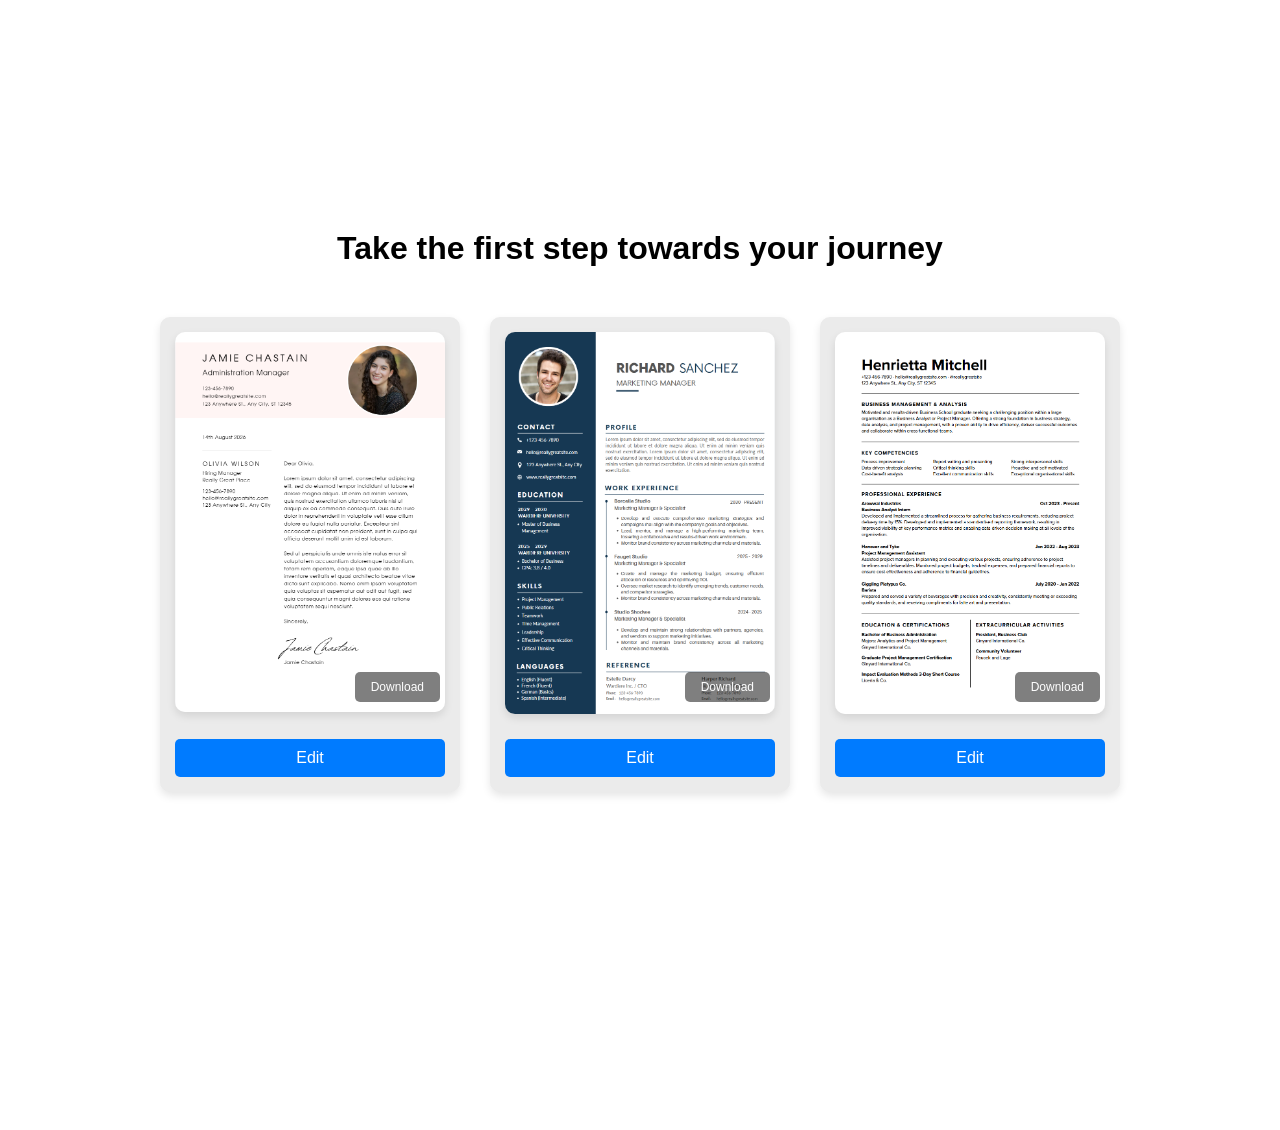
<file: build-resume.html>
<!DOCTYPE html>
<html lang="en">
  <head>
    <meta charset="UTF-8" />
    <meta name="viewport" content="width=device-width, initial-scale=1.0" />
    <title>Resume Selector</title>
    <style>
      /* Basic reset */
      * {
        margin: 0;
        padding: 0;
        box-sizing: border-box;
      }

      /* Centering the entire page content */
      body {
        min-height: 100vh;
        background-repeat: no-repeat;
            background-size:cover;
            background-image: url(https://images.unsplash.com/photo-1604856420566-576ba98b53cd?q=80&w=3270&auto=format&fit=crop&ixlib=rb-4.0.3&ixid=M3wxMjA3fDB8MHxwaG90by1wYWdlfHx8fGVufDB8fHx8fA%3D%3D);
        font-family: Arial, sans-serif;
        background-attachment: fixed;
      }

      h1 {
        text-align: center;
        margin: 80px;
        color: black;
        margin-top: 230px;
        margin-bottom: 0px;
      }

      /* Container holding the images and buttons */
      .resume-selector {
        display: flex;
        justify-content: center;
        gap: 30px;
        margin-top: 0px;
        flex-wrap: wrap; /* Allows wrapping for responsiveness */
        padding-top: 50px;
      }

      /* Individual resume box with background */
      .resume-box {
        background-color: #ebebeb; /* Light grey background for visibility */
        display: flex;
        flex-direction: column;
        justify-content: space-between;
        position: relative;
        padding: 15px;
        border-radius: 10px;
        box-shadow: 0 4px 8px rgba(0, 0, 0, 0.1);
        width: 300px; /* Fixed width */
        transition: transform 0.3s ease;
      }

      /* Hover effect for resume boxes */
      .resume-box:hover {
        transform: scale(1.2); /* Slight zoom on hover */
        background-color: #608bc1;
      }

      /* Styling the images */
      .resume-box img {
        width: 100%;
        margin-bottom: 15px;
        object-fit: cover;
        border-radius: 10px;
        box-shadow: 0 4px 8px rgba(0, 0, 0, 0.1);
        transition: box-shadow 0.3s ease;
      }

      /* Add a shadow effect on hover */
      .resume-box img:hover {
        box-shadow: 0 8px 16px rgba(0, 0, 0, 0.2);
      }

      /* Resume type button */
      .resume-box button {
        padding: 10px 20px;
        background-color: #007bff;
        color: white;
        border: none;
        border-radius: 5px;
        cursor: pointer;
        font-size: 16px;
        transition: background-color 0.3s ease;
        margin-top: 10px;
      }

      /* Button hover effect */
      .resume-box button:hover {
        background-color: #0056b3;
      }

      /* Download Button positioned in bottom-right corner */
      .download-btn {
        position: absolute;
        bottom: 90px;
        right: 20px;
        font-size: 12px;
        background-color: rgba(0, 0, 0, 0.5);
        color: white;
        padding: 8px 16px;
        border-radius: 5px;
        text-decoration: none;
        text-align: center;
        display: block;
      }

      .download-btn i {
        margin-right: 5px;
      }

      /* Responsive layout: stack resume boxes vertically on smaller screens */
      @media (max-width: 768px) {
        .resume-selector {
          flex-direction: column;
          align-items: center;
          gap: 20px;
        }

        h1 {
          font-size: 30px;
          margin: 40px 0px;
        }
      }
    </style>
  </head>
  <body>
    <h1>Take the first step towards your journey</h1>
    <div class="resume-selector">
      <!-- Resume 1 -->
      <div class="resume-box">
        <img src="Screenshot%202024-10-24%20193824.png" alt="Resume 1" />
        <button onclick="window.location.href='https://www.canva.com/design/DAGUfl0Ke1k/EYq6jIAHnJbG60WIlNnopQ/edit'">Edit</button>
        <a href="Screenshot%202024-10-24%20193824.png" download class="download-btn">
        Download
        </a>
      </div>

      <!-- Resume 2 -->
      <div class="resume-box">
        <img src="Screenshot%202024-10-24%20193758.png" alt="Resume 2" />
        <button onclick="window.location.href='https://www.canva.com/design/DAGUfpcokY8/fL-fGBEVrXFLJzJgG2OsXA/edit'">Edit</button>
        <a href="Screenshot%202024-10-24%20193758.png" download class="download-btn">
        Download
        </a>
      </div>

      <!-- Resume 3 -->
      <div class="resume-box">
        <img src="Screenshot%202024-10-24%20193723.png" alt="Resume 3" />
        <button onclick="window.location.href='https://www.canva.com/design/DAGUfozN3D0/ZxhRtOFeCPoku8RbfSGUCQ/edit'">Edit</button>
        <a href="Screenshot%202024-10-24%20193723.png" download class="download-btn">
        Download
        </a>
      </div>
    </div>
  </body>
</html>
</file>
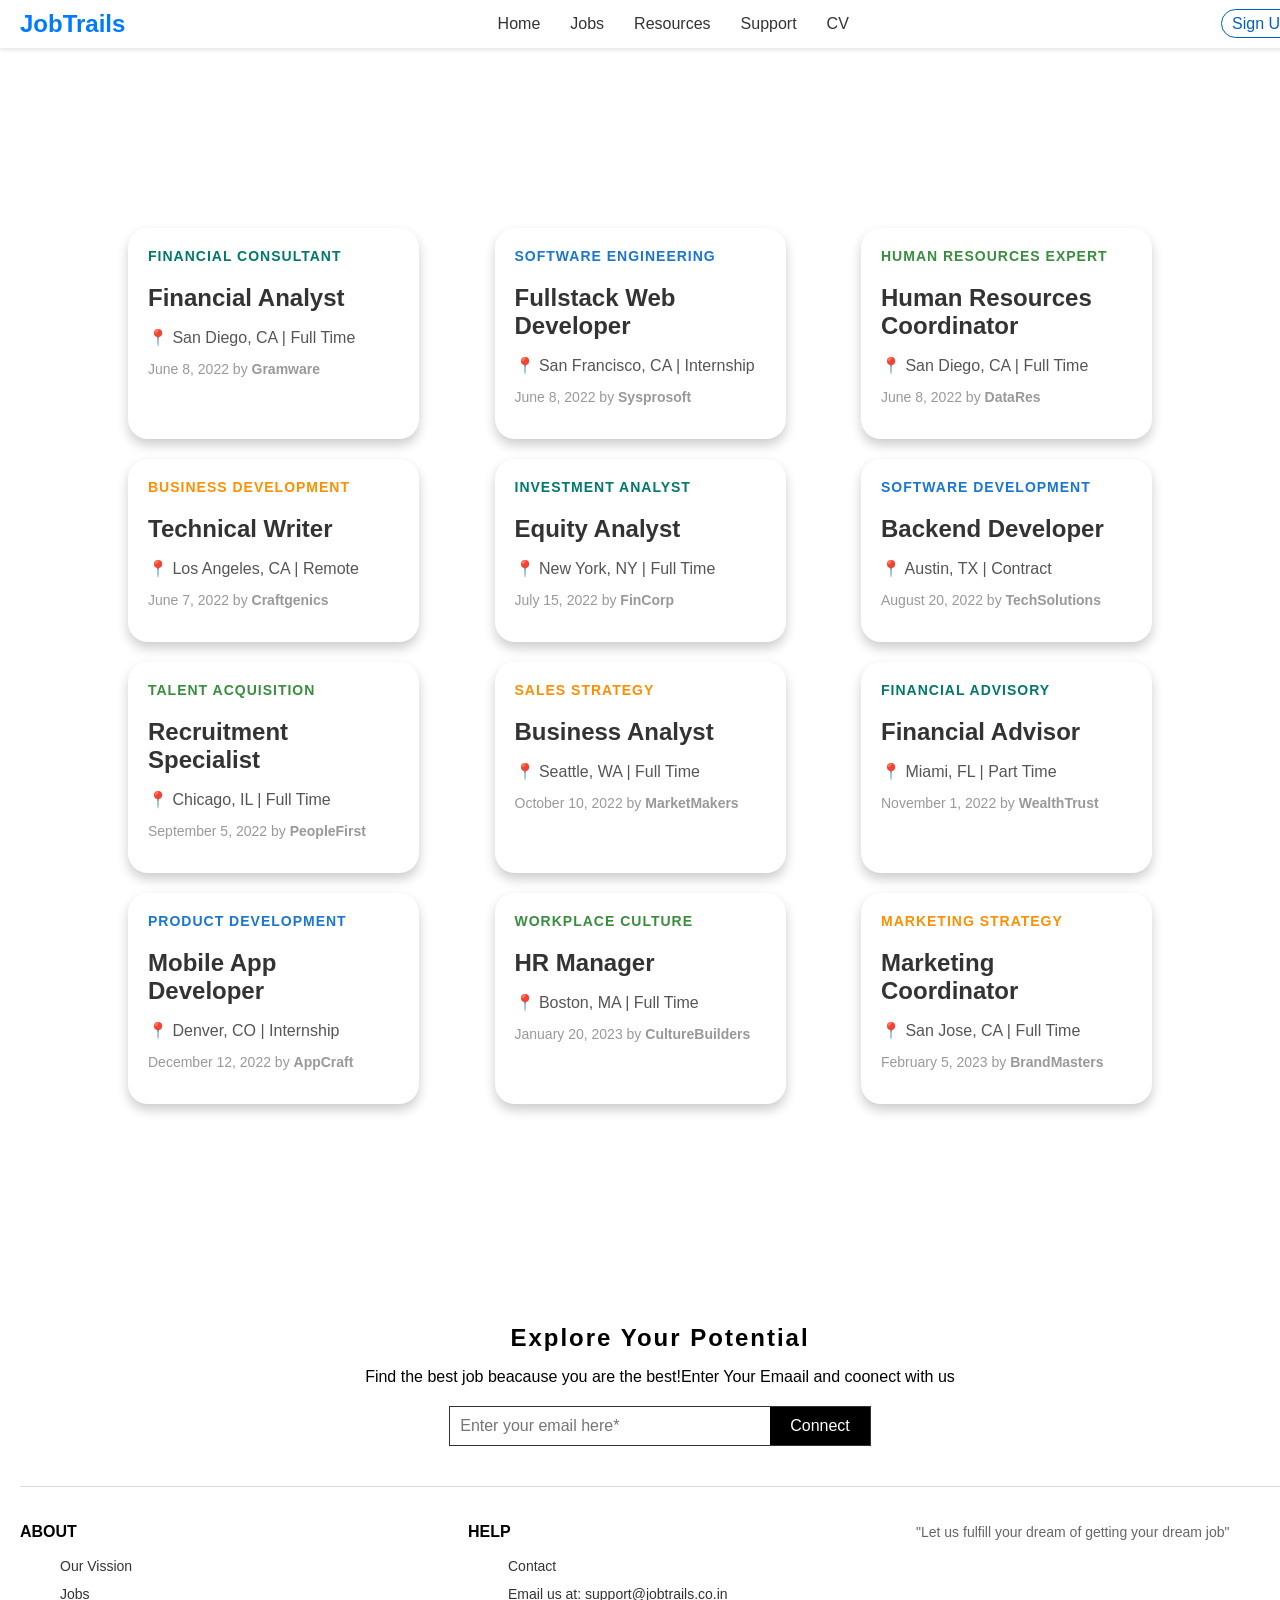
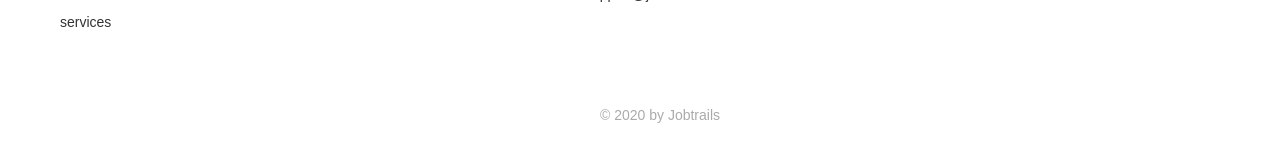
<file: jobs.html>
<!DOCTYPE html>
<html lang="en">
  <head>
    <meta charset="UTF-8" />
    <meta name="viewport" content="width=device-width, initial-scale=1.0" />
    <title>Job Listings</title>
    <style>
      body {
        margin: 0;
        padding: 0;
        font-family: Arial, sans-serif;
        background-image: url(https://images.unsplash.com/photo-1663587482482-444c06006d00?w=800&auto=format&fit=crop&q=60&ixlib=rb-4.0.3&ixid=M3wxMjA3fDB8MHxleHBsb3JlLWZlZWR8OXx8fGVufDB8fHx8fA%3D%3D);
        background-repeat: no-repeat;
        background-size: cover;
        background-position: center; /* Center the background image */
        background-attachment: fixed;
      }
      .navbar {
        display: flex;
        justify-content: space-between;
        align-items: center;
        background-color: #ffffff;
        padding: 10px 20px;
        box-shadow: 0 2px 4px rgba(0, 0, 0, 0.1);
        position: sticky;
        top: 0;
        width: 100%;
      }
      .navbar .logo {
        font-size: 24px;
        font-weight: bold;
        color: #007bff;
      }

      .navbar .nav-links {
        display: flex;
        align-items: center;
        gap: 30px;
      }

      .navbar .nav-links a {
        color: #333;
        text-decoration: none;
        font-weight: 500;
        font-size: 16px;
      }

      .navbar .nav-links a:hover {
        text-decoration: underline;
      }

      .auth-buttons a {
        text-decoration: none;
        color: #0060c1;
        font-weight: 500;
        padding: 5px 10px;
        border: 1px solid #0060c1;
        border-radius: 20px;
        transition: all 0.3s;
      }

      .auth-buttons a:hover {
        background-color: #0060c1;
        color: white;
      }

      .job-cards {
        display: flex;
        justify-content: space-between;
        flex-wrap: wrap;
        margin: 150px 0px;
        padding: 20px 10%; /* Added padding to the top and bottom */
      }

      .job-card {
        background-color: #ffffff;
        border-radius: 20px;
        padding: 20px;
        width: calc(25% - 5px); /* 4 cards per row */
        box-shadow: 0 6px 12px rgba(0, 0, 0, 0.2);
        transition: transform 0.3s ease, box-shadow 0.3s ease;
        margin: 10px 0; /* Reduced vertical gap */
      }

      .job-card:hover {
        transform: translateY(-10px);
        background-color: #e0f7fa; /* Light hover background */
        box-shadow: 0 12px 24px rgba(0, 0, 0, 0.3);
      }

      .job-type {
        font-size: 14px;
        text-transform: uppercase;
        letter-spacing: 1px;
        margin-bottom: 10px;
        font-weight: bold;
        text-align: left;
      }

      .job-type.finance {
        color: #00796b;
      }
      .job-type.software {
        color: #1976d2;
      }
      .job-type.hr {
        color: #388e3c;
      }
      .job-type.business {
        color: #ff8f00;
      }

      h2 {
        font-size: 24px;
        margin-bottom: 10px;
        color: #333;
        text-align: left;
      }

      .location {
        font-size: 16px;
        margin-bottom: 10px; /* Reduced gap */
        color: #555;
        text-align: left;
      }

      .date {
        font-size: 14px;
        color: #999;
        text-align: left;
      }
      .container-footer {
        width: 100%;
        margin: 0 auto;
        padding: 20px;
        background-color: white;
        margin-right: 50px;
      }

      .newsletter {
        text-align: center;
        margin-bottom: 40px;
      }

      .newsletter h2 {
        font-size: 24px;
        font-weight: 600;
        color: black;
        letter-spacing: 2px;
        margin-bottom: 10px;
        text-align: center;
      }

      .newsletter p {
        margin-bottom: 20px;
      }

      .email-form {
        display: inline-flex;
        border: 1px solid #333;
      }

      .email-form input[type="email"] {
        padding: 10px;
        border: none;
        outline: none;
        width: 300px;
        font-size: 16px;
      }

      .email-form button {
        padding: 10px 20px;
        background-color: #000;
        color: #fff;
        border: none;
        cursor: pointer;
        font-size: 16px;
      }

      footer {
        display: flex;
        justify-content: space-between;
        padding: 20px 0;
        border-top: 1px solid #ddd;
        margin-bottom: 40px;
      }

      .footer-section {
        width: 30%;
      }

      .footer-section h3 {
        font-size: 16px;
        font-weight: bold;
        margin-bottom: 10px;
      }

      .footer-section ul {
        list-style-type: none;
      }

      .footer-section ul li {
        margin-bottom: 10px;
      }

      .footer-section ul li a {
        text-decoration: none;
        color: #333;
        font-size: 14px;
      }

      .footer-section.bio p {
        font-size: 14px;
        line-height: 1.6;
        color: #666;
      }

      .copyright {
        text-align: center;
        font-size: 14px;
        color: #aaa;
      }

      @media (max-width: 480px) {
        .email-form input[type="email"] {
          padding: 8px;
          border: none;
          outline: none;
          width: 250px;
          font-size: 16px;
        }
        .navbar {
          flex-direction: column;
          padding: 10px;
        }
        .copyright {
          text-align: center;
          margin: -20px 0px -20px 0px;
        }
      }

      /* Responsive adjustments */
      @media (max-width: 1200px) {
        .job-card {
          width: calc(33.33% - 5px); /* 3 cards per row */
        }
      }

      @media (max-width: 800px) {
        .job-card {
          width: calc(50% - 5px); /* 2 cards per row */
        }
        .navbar {
          flex-direction: column;
          gap: 15px;
        }
      }

      @media (max-width: 500px) {
        .job-card {
          width: 100%; /* 1 card per row */
        }
      }
    </style>
  </head>
  <body>
    <header>
      <div class="navbar">
        <div class="logo">JobTrails</div>
        <div class="nav-links">
          <a href="index.html">Home</a>
          <a href="#jobs">Jobs</a>
          <a href="#">Resources</a>
          <a href="#support">Support</a>
          <a href="build-resume.html">CV</a>
        </div>
        <div class="auth-buttons">
          <a href="login.html">Sign Up</a>
        </div>
      </div>
    </header>

    <div class="job-cards">
      <div class="job-card">
        <div class="job-type finance">Financial Consultant</div>
        <h2>Financial Analyst</h2>
        <p class="location">📍 San Diego, CA | Full Time</p>
        <p class="date">June 8, 2022 by <strong>Gramware</strong></p>
      </div>

      <div class="job-card">
        <div class="job-type software">Software Engineering</div>
        <h2>Fullstack Web Developer</h2>
        <p class="location">📍 San Francisco, CA | Internship</p>
        <p class="date">June 8, 2022 by <strong>Sysprosoft</strong></p>
      </div>

      <div class="job-card">
        <div class="job-type hr">Human Resources Expert</div>
        <h2>Human Resources Coordinator</h2>
        <p class="location">📍 San Diego, CA | Full Time</p>
        <p class="date">June 8, 2022 by <strong>DataRes</strong></p>
      </div>

      <div class="job-card">
        <div class="job-type business">Business Development</div>
        <h2>Technical Writer</h2>
        <p class="location">📍 Los Angeles, CA | Remote</p>
        <p class="date">June 7, 2022 by <strong>Craftgenics</strong></p>
      </div>

      <div class="job-card">
        <div class="job-type finance">Investment Analyst</div>
        <h2>Equity Analyst</h2>
        <p class="location">📍 New York, NY | Full Time</p>
        <p class="date">July 15, 2022 by <strong>FinCorp</strong></p>
      </div>

      <div class="job-card">
        <div class="job-type software">Software Development</div>
        <h2>Backend Developer</h2>
        <p class="location">📍 Austin, TX | Contract</p>
        <p class="date">August 20, 2022 by <strong>TechSolutions</strong></p>
      </div>

      <div class="job-card">
        <div class="job-type hr">Talent Acquisition</div>
        <h2>Recruitment Specialist</h2>
        <p class="location">📍 Chicago, IL | Full Time</p>
        <p class="date">September 5, 2022 by <strong>PeopleFirst</strong></p>
      </div>

      <div class="job-card">
        <div class="job-type business">Sales Strategy</div>
        <h2>Business Analyst</h2>
        <p class="location">📍 Seattle, WA | Full Time</p>
        <p class="date">October 10, 2022 by <strong>MarketMakers</strong></p>
      </div>

      <div class="job-card">
        <div class="job-type finance">Financial Advisory</div>
        <h2>Financial Advisor</h2>
        <p class="location">📍 Miami, FL | Part Time</p>
        <p class="date">November 1, 2022 by <strong>WealthTrust</strong></p>
      </div>

      <div class="job-card">
        <div class="job-type software">Product Development</div>
        <h2>Mobile App Developer</h2>
        <p class="location">📍 Denver, CO | Internship</p>
        <p class="date">December 12, 2022 by <strong>AppCraft</strong></p>
      </div>

      <div class="job-card">
        <div class="job-type hr">Workplace Culture</div>
        <h2>HR Manager</h2>
        <p class="location">📍 Boston, MA | Full Time</p>
        <p class="date">January 20, 2023 by <strong>CultureBuilders</strong></p>
      </div>

      <div class="job-card">
        <div class="job-type business">Marketing Strategy</div>
        <h2>Marketing Coordinator</h2>
        <p class="location">📍 San Jose, CA | Full Time</p>
        <p class="date">February 5, 2023 by <strong>BrandMasters</strong></p>
      </div>
    </div>

    <div class="container-footer">
      <section class="newsletter">
        <h2>Explore Your Potential</h2>
        <p>
          Find the best job beacause you are the best!Enter Your Emaail and
          coonect with us
        </p>
        <form class="email-form">
          <input type="email" placeholder="Enter your email here*" required />
          <button type="submit">Connect</button>
        </form>
      </section>

      <footer>
        <div class="footer-section about">
          <h3>ABOUT</h3>
          <ul>
            <li><a href="#">Our Vission</a></li>
            <li><a href="#">Jobs</a></li>
            <li><a href="#">services</a></li>
          </ul>
        </div>

        <div class="footer-section help">
          <h3>HELP</h3>
          <ul>
            <li><a href="#">Contact</a></li>
            <li>
              <a href="#" id="support">Email us at: support@jobtrails.co.in</a>
            </li>
          </ul>
        </div>

        <div class="footer-section bio">
          <p>"Let us fulfill your dream of getting your dream job"</p>
        </div>
      </footer>

      <div class="copyright">
        <p>© 2020 by Jobtrails</p>
      </div>
    </div>
  </body>
</html>
</file>
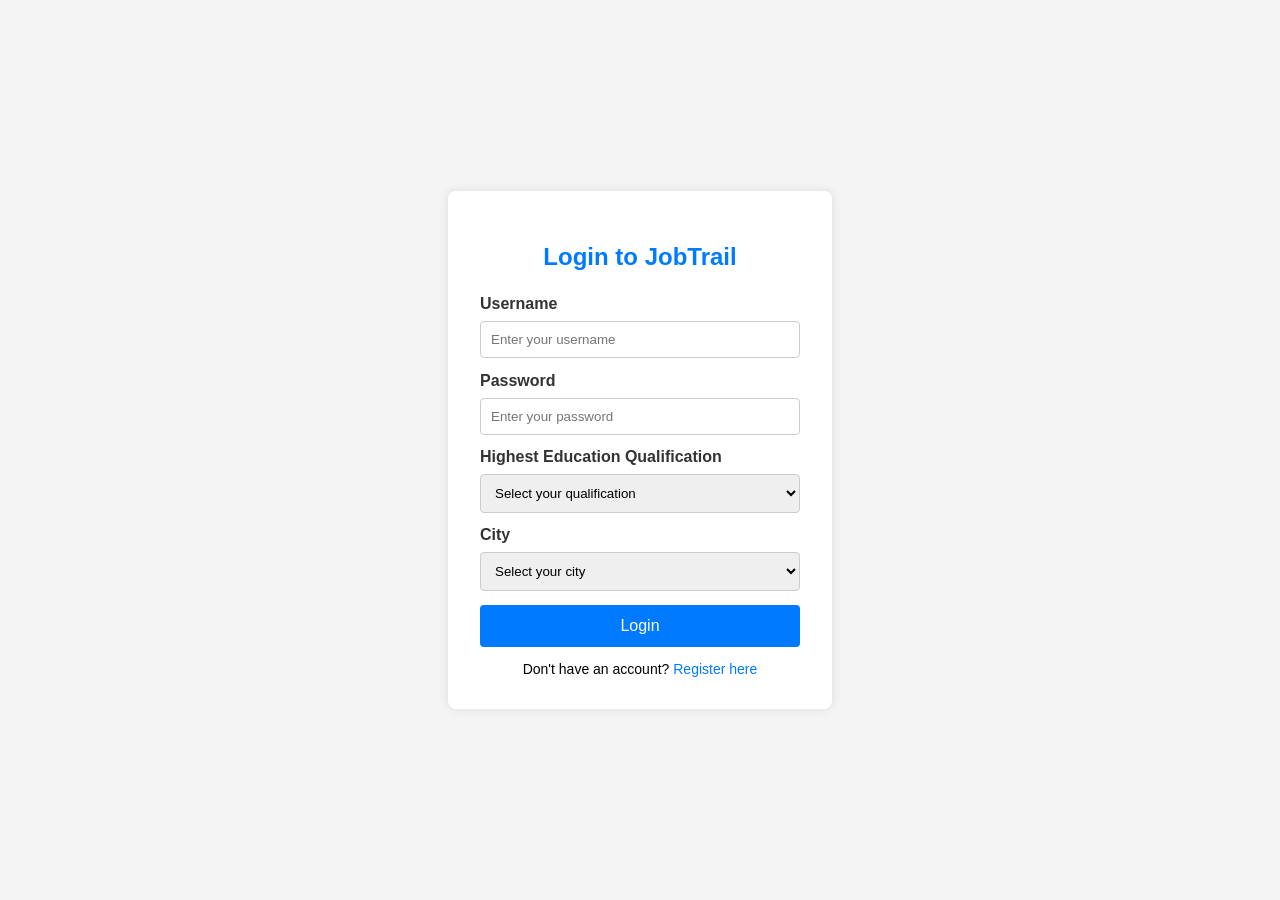
<file: login.html>
<!DOCTYPE html>
<html lang="en">
<head>
    <meta charset="UTF-8">
    <meta name="viewport" content="width=device-width, initial-scale=1.0">
    <title>Job Board Login</title>
    <style>
        body {
            margin: 0;
            font-family: Arial, sans-serif;
            background-color: #f4f4f4;
            display: flex;
            justify-content: center;
            align-items: center;
            height: 100vh;
            background-repeat: no-repeat;
            background-size:cover;
            background-image: url(https://images.unsplash.com/photo-1604856420566-576ba98b53cd?q=80&w=3270&auto=format&fit=crop&ixlib=rb-4.0.3&ixid=M3wxMjA3fDB8MHxwaG90by1wYWdlfHx8fGVufDB8fHx8fA%3D%3D);
        }
        .login-container {
            background-color: white;
            padding: 2em;
            border-radius: 8px;
            box-shadow: 0 0 10px rgba(0, 0, 0, 0.1);
            width: 320px;
            text-align: center;
        }
        .login-container h2 {
            color: #007bff; /* Blue color */
            margin-bottom: 1em;
        }
        .login-container form {
            display: flex;
            flex-direction: column;
        }
        .login-container label {
            align-self: flex-start;
            margin-bottom: 0.5em;
            font-weight: bold;
            color: #333;
        }
        .login-container input, 
        .login-container select {
            width: 100%;
            padding: 0.75em;
            margin-bottom: 1em;
            border: 1px solid #ccc;
            border-radius: 4px;
            box-sizing: border-box;
        }
        .login-container input:focus, 
        .login-container select:focus {
            border-color: #007bff; /* Blue color */
            outline: none;
        }
        .login-container button {
            width: 100%;
            padding: 0.75em;
            background-color: #007bff; /* Blue color */
            color: white;
            border: none;
            border-radius: 4px;
            cursor: pointer;
            font-size: 1em;
            transition: background-color 0.3s;
        }
        .login-container button:hover {
            background-color: #0056b3; /* Darker blue */
        }
        .login-container .error-message {
            color: #dc3545; /* Red color for error */
            font-size: 0.875em;
            margin-bottom: 1em;
        }
        .login-container .register-link {
            margin-top: 1em;
            font-size: 0.875em;
        }
        .login-container .register-link a {
            color: #007bff; /* Blue color */
            text-decoration: none;
        }
        .login-container .register-link a:hover {
            text-decoration: underline;
        }
    </style>
</head>
<body>
    <div class="login-container">
        <h2>Login to JobTrail</h2>
        <form>
            <label for="username">Username</label>
            <input type="text" id="username" name="username" placeholder="Enter your username" required>
            <label for="password">Password</label>
            <input type="password" id="password" name="password" placeholder="Enter your password" required>
            
            <!-- Highest Education Qualification Dropdown -->
            <label for="education">Highest Education Qualification</label>
            <select id="education" name="education" required>
                <option value="" disabled selected>Select your qualification</option>
                <option value="highschool">High School</option>
                <option value="associate">Associate Degree</option>
                <option value="bachelor">Bachelor's Degree</option>
                <option value="master">Master's Degree</option>
                <option value="doctorate">Doctorate</option>
            </select>
            
            <!-- City Name Dropdown -->
            <label for="city">City</label>
            <select id="city" name="city" required>
                <option value="" disabled selected>Select your city</option>
                <option value="delhi">Delhi</option>
                <option value="mumbai">Mumbai</option>
                <option value="bangalore">Bangalore</option>
                <option value="hyderabad">Hyderabad</option>
                <option value="chennai">Chennai</option>
                <option value="kolkata">Kolkata</option>
                <option value="pune">Pune</option>
                <option value="jaipur">Jaipur</option>
                <option value="ahmedabad">Ahmedabad</option>
                <option value="chandigarh">Chandigarh</option>
            </select>

            <button type="submit">Login</button>
        </form>
        <div class="register-link">
            Don't have an account? <a href="#">Register here</a>
        </div>
    </div>
</body>
</html>
</file>
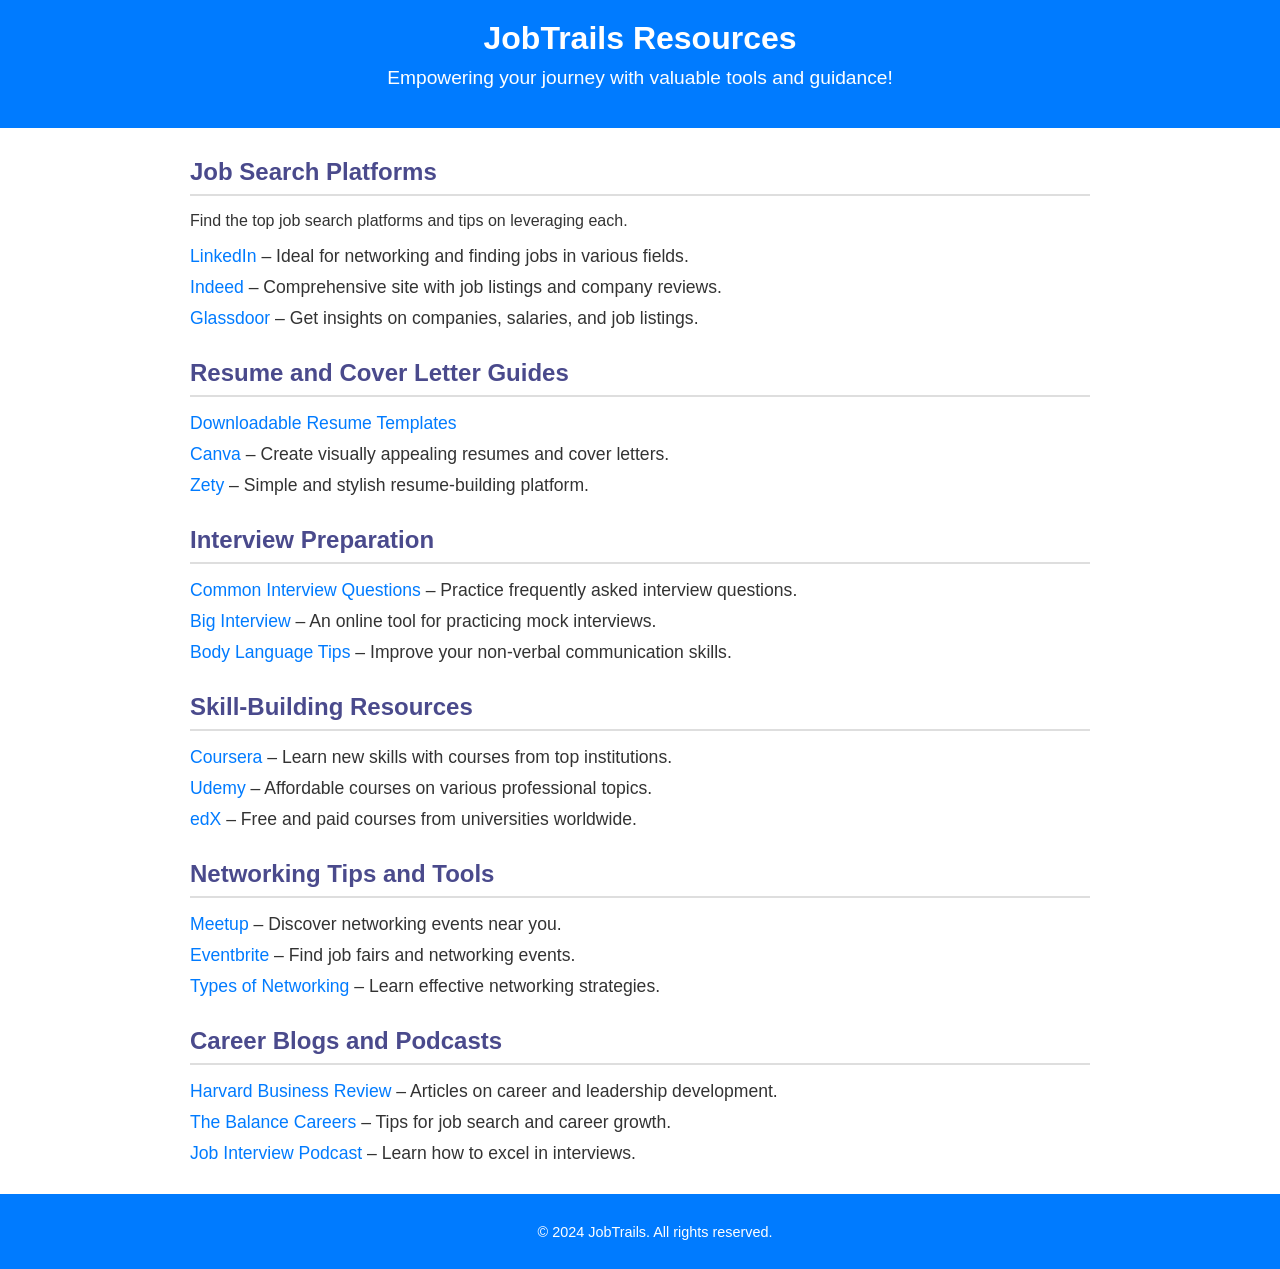
<file: resource.html>
<!DOCTYPE html>
<html lang="en">
<head>
    <meta charset="UTF-8">
    <meta name="viewport" content="width=device-width, initial-scale=1.0">
    <title>Resources | JobTrails</title>
    <style>
        /* Overall page styling */
        body {
            font-family: 'Arial', sans-serif;  /* Match site font */
            background-color: #ffffff;  /* Set to site background color */
            color: #333333;  /* Dark gray for readability */
            margin: 0;
            padding: 0;
        }

        /* Header styling */
        header {
            background-color: #007bff;  /* Match main JobTrails color */
            color: #ffffff;
            text-align: center;
            padding: 20px;
        }

        header h1 {
            font-size: 2em;
            margin: 0;
            padding: 0;
        }

        header p {
            font-size: 1.2em;
            margin-top: 10px;
        }

        /* Main content layout */
        main {
            max-width: 900px;
            margin: 30px auto;
            padding: 0 20px;
        }

        section {
            margin-bottom: 30px;
        }

        /* Section headers */
        h2 {
            color: #4a4a8c;
            border-bottom: 2px solid #dedede;
            padding-bottom: 8px;
            font-size: 1.5em;
            margin-bottom: 15px;
        }

        /* List styling */
        ul {
            list-style-type: none;
            padding-left: 0;
        }

        ul li {
            margin: 10px 0;
            font-size: 1.1em;
        }

        ul li a {
            text-decoration: none;
            color: #007bff; /* Use JobTrails theme color for links */
            transition: color 0.3s;
        }

        ul li a:hover {
            color: #333333;
        }

        /* Footer styling */
        footer {
            text-align: center;
            padding: 15px;
            background-color: #007bff;
            color: #ffffff;
            font-size: 0.9em;
            position: relative;
            bottom: 0;
            width: 100%;
        }
    </style>
</head>
<body>
    <header>
        <h1>JobTrails Resources</h1>
        <p>Empowering your journey with valuable tools and guidance!</p>
    </header>

    <main>
        <!-- Job Search Platforms Section -->
        <section id="job-search-platforms">
            <h2>Job Search Platforms</h2>
            <p>Find the top job search platforms and tips on leveraging each.</p>
            <ul>
                <li><a href="https://www.linkedin.com/" target="_blank">LinkedIn</a> – Ideal for networking and finding jobs in various fields.</li>
                <li><a href="https://www.indeed.com/" target="_blank">Indeed</a> – Comprehensive site with job listings and company reviews.</li>
                <li><a href="https://www.glassdoor.com/" target="_blank">Glassdoor</a> – Get insights on companies, salaries, and job listings.</li>
            </ul>
        </section>

        <!-- Resume and Cover Letter Guides Section -->
        <section id="resume-guides">
            <h2>Resume and Cover Letter Guides</h2>
            <ul>
                <li><a href="resume-template.pdf" download>Downloadable Resume Templates</a></li>
                <li><a href="https://www.canva.com/" target="_blank">Canva</a> – Create visually appealing resumes and cover letters.</li>
                <li><a href="https://www.zety.com/" target="_blank">Zety</a> – Simple and stylish resume-building platform.</li>
            </ul>
        </section>

        <!-- Interview Preparation Section -->
        <section id="interview-preparation">
            <h2>Interview Preparation</h2>
            <ul>
                <li><a href="https://www.glassdoor.com/blog/common-interview-questions/" target="_blank">Common Interview Questions</a> – Practice frequently asked interview questions.</li>
                <li><a href="https://www.biginterview.com/" target="_blank">Big Interview</a> – An online tool for practicing mock interviews.</li>
                <li><a href="https://www.thebalancecareers.com/body-language-during-interviews-2063151" target="_blank">Body Language Tips</a> – Improve your non-verbal communication skills.</li>
            </ul>
        </section>

        <!-- Skill-Building Resources Section -->
        <section id="skill-building">
            <h2>Skill-Building Resources</h2>
            <ul>
                <li><a href="https://www.coursera.org/" target="_blank">Coursera</a> – Learn new skills with courses from top institutions.</li>
                <li><a href="https://www.udemy.com/" target="_blank">Udemy</a> – Affordable courses on various professional topics.</li>
                <li><a href="https://www.edx.org/" target="_blank">edX</a> – Free and paid courses from universities worldwide.</li>
            </ul>
        </section>

        <!-- Networking Tips and Tools Section -->
        <section id="networking-tips">
            <h2>Networking Tips and Tools</h2>
            <ul>
                <li><a href="https://www.meetup.com/" target="_blank">Meetup</a> – Discover networking events near you.</li>
                <li><a href="https://www.eventbrite.com/" target="_blank">Eventbrite</a> – Find job fairs and networking events.</li>
                <li><a href="https://hbr.org/2007/10/the-four-types-of-networkers" target="_blank">Types of Networking</a> – Learn effective networking strategies.</li>
            </ul>
        </section>

        <!-- Career Blogs and Podcasts Section -->
        <section id="blogs-podcasts">
            <h2>Career Blogs and Podcasts</h2>
            <ul>
                <li><a href="https://hbr.org/" target="_blank">Harvard Business Review</a> – Articles on career and leadership development.</li>
                <li><a href="https://www.thebalancecareers.com/" target="_blank">The Balance Careers</a> – Tips for job search and career growth.</li>
                <li><a href="https://www.lewisfhayes.com/job-interview-podcast/" target="_blank">Job Interview Podcast</a> – Learn how to excel in interviews.</li>
            </ul>
        </section>
    </main>

    <footer>
        <p>&copy; 2024 JobTrails. All rights reserved.</p>
    </footer>
</body>
</html>
</file>
